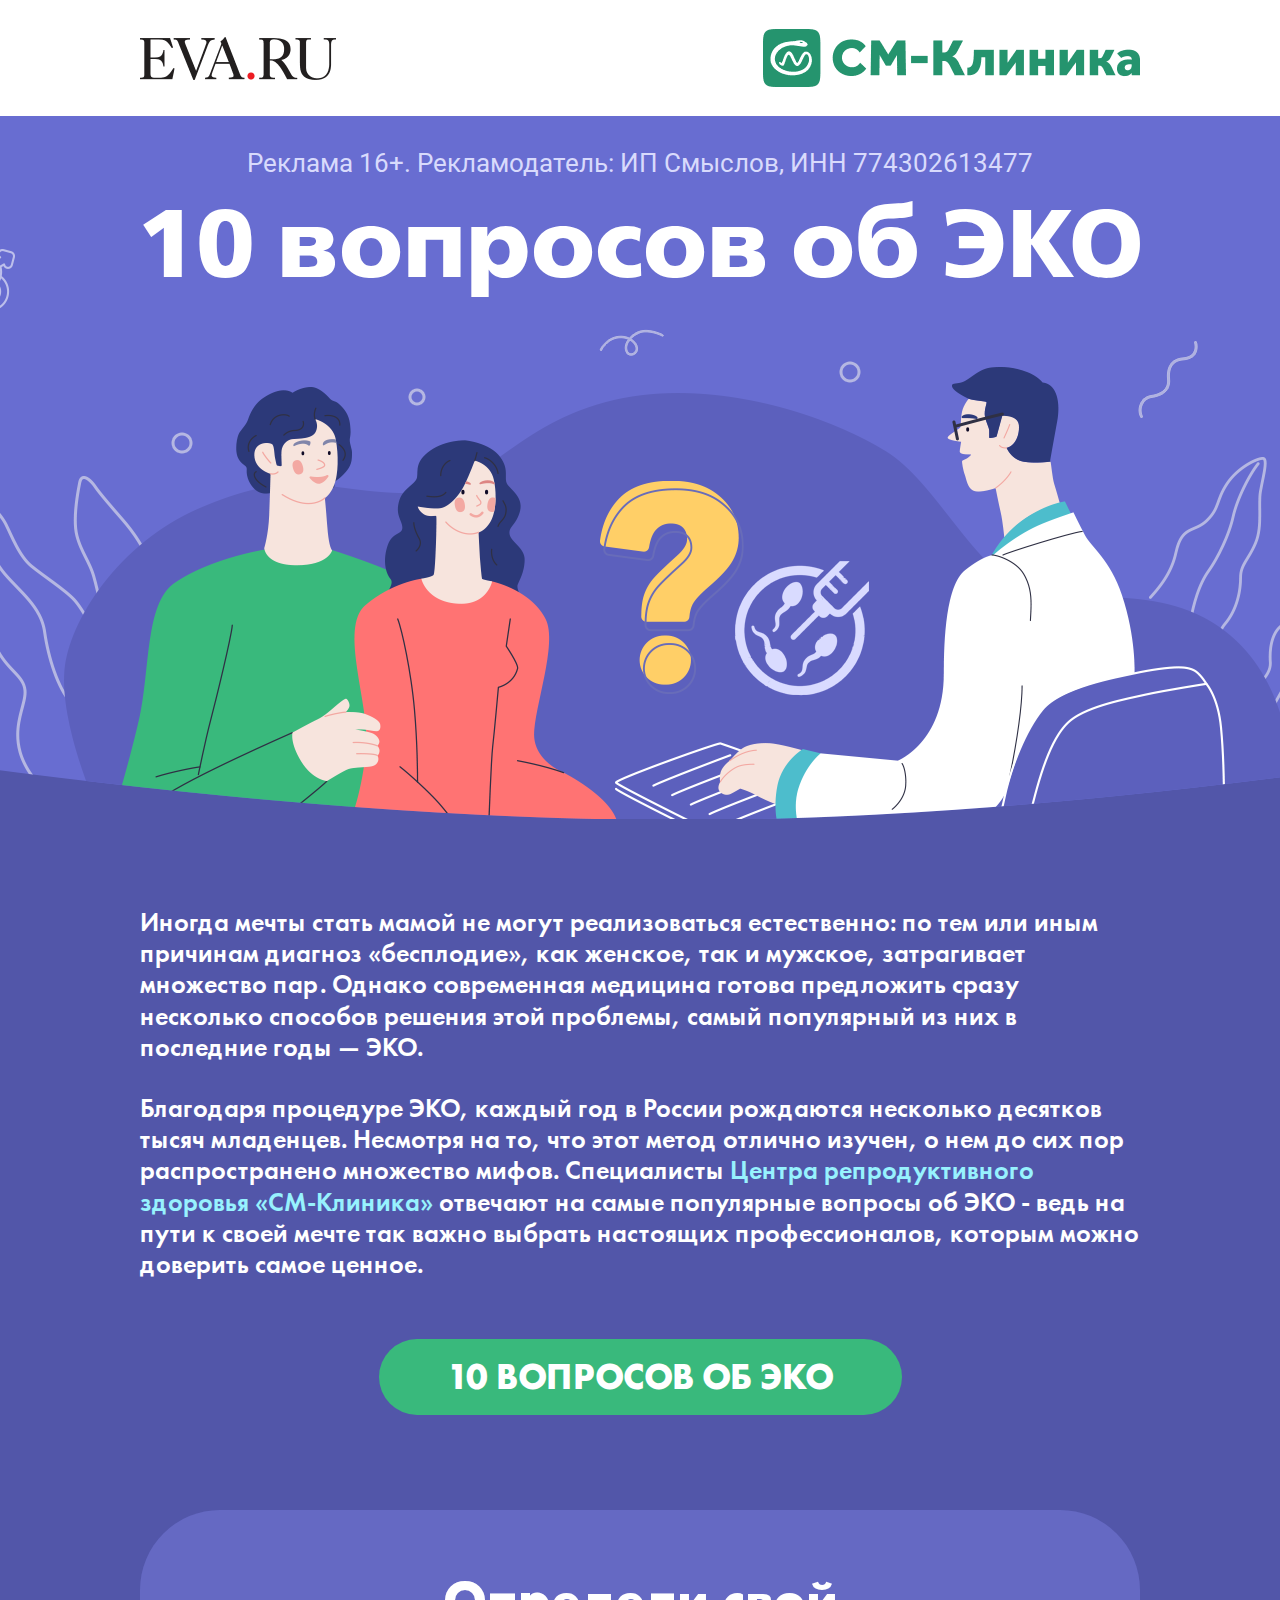
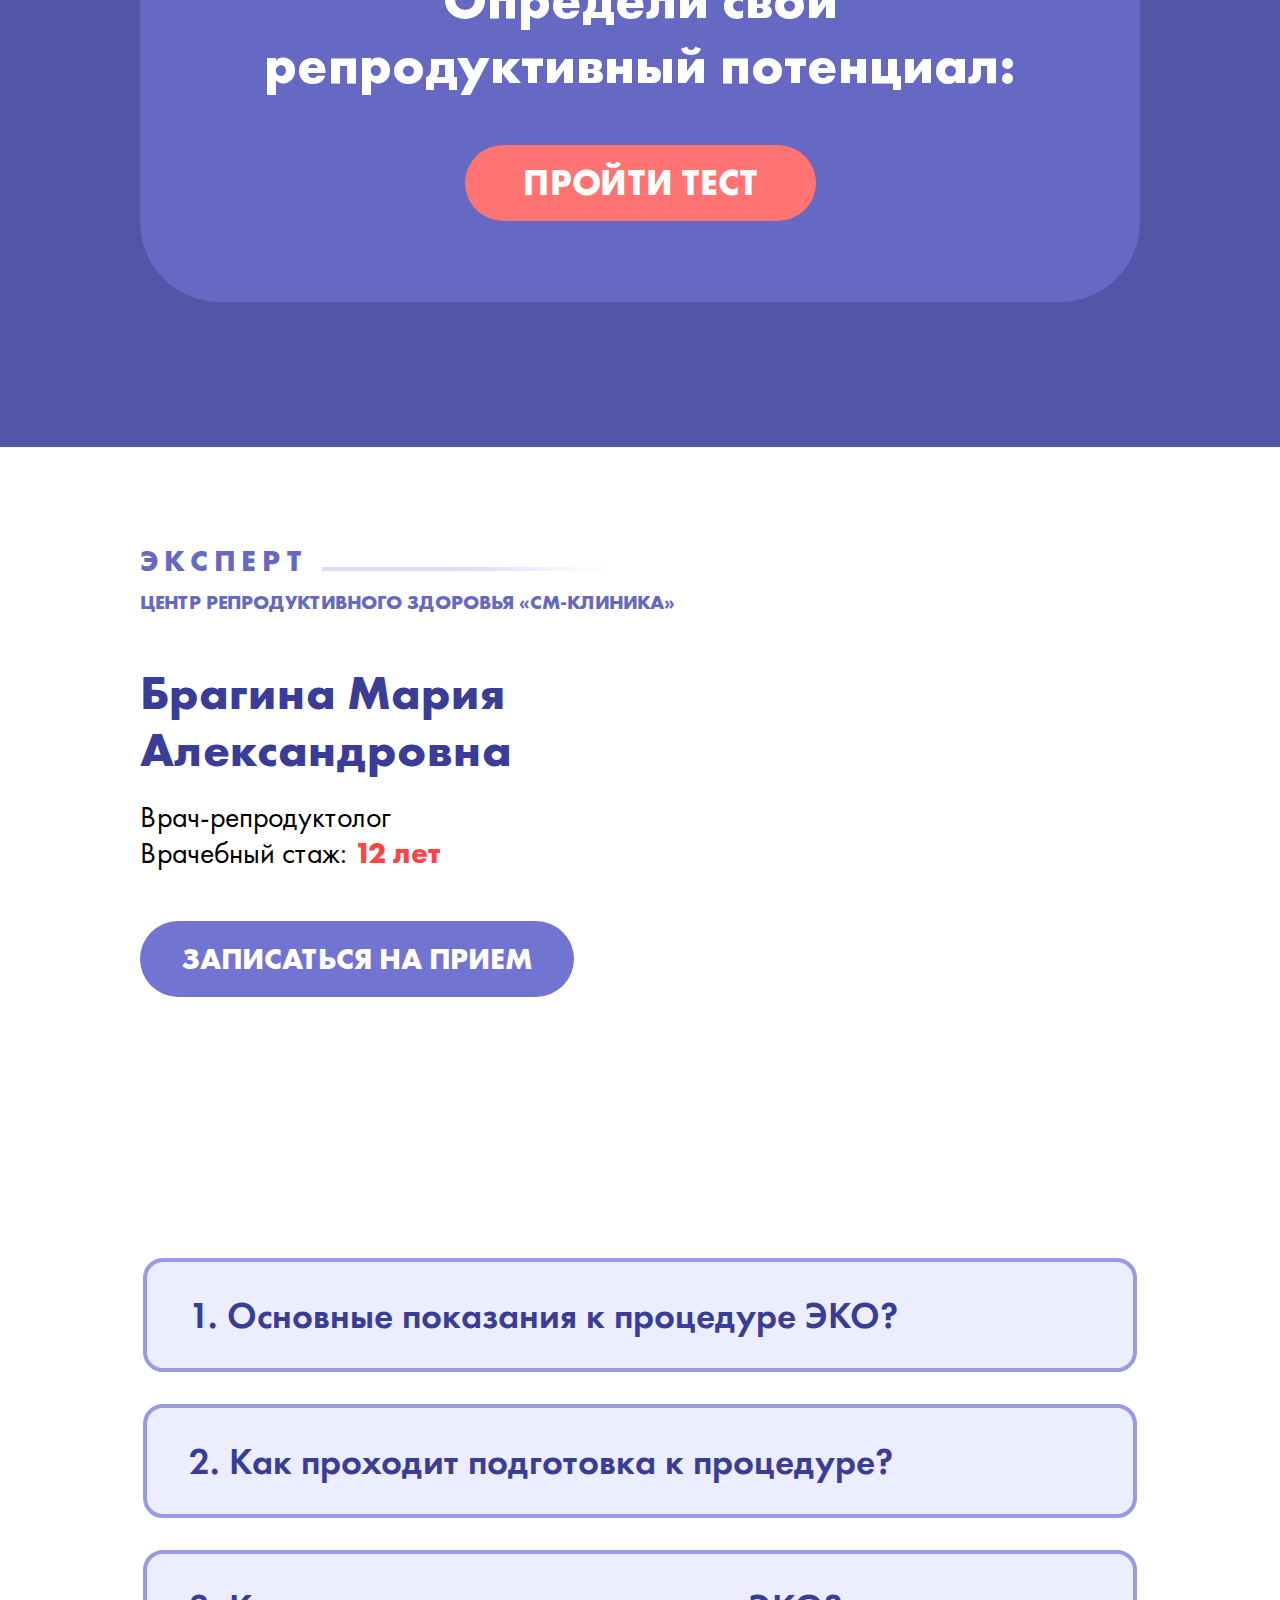
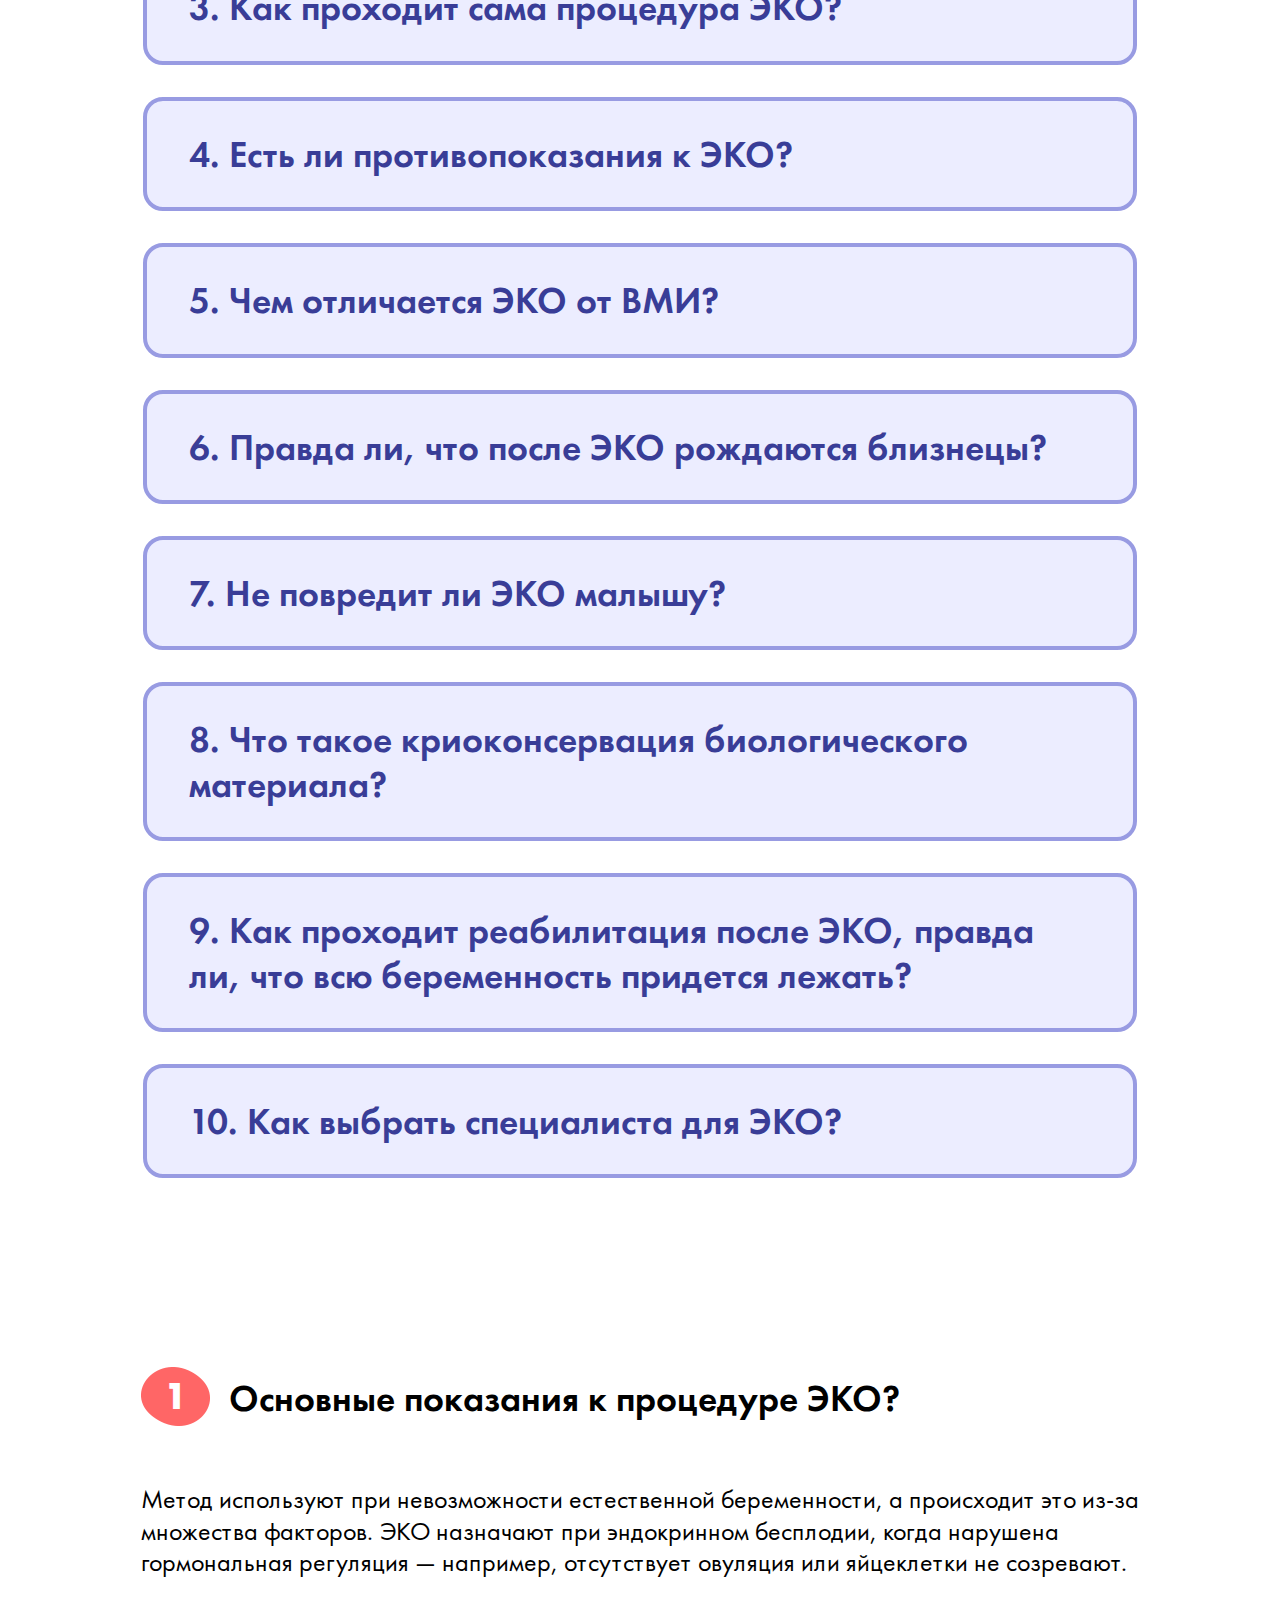
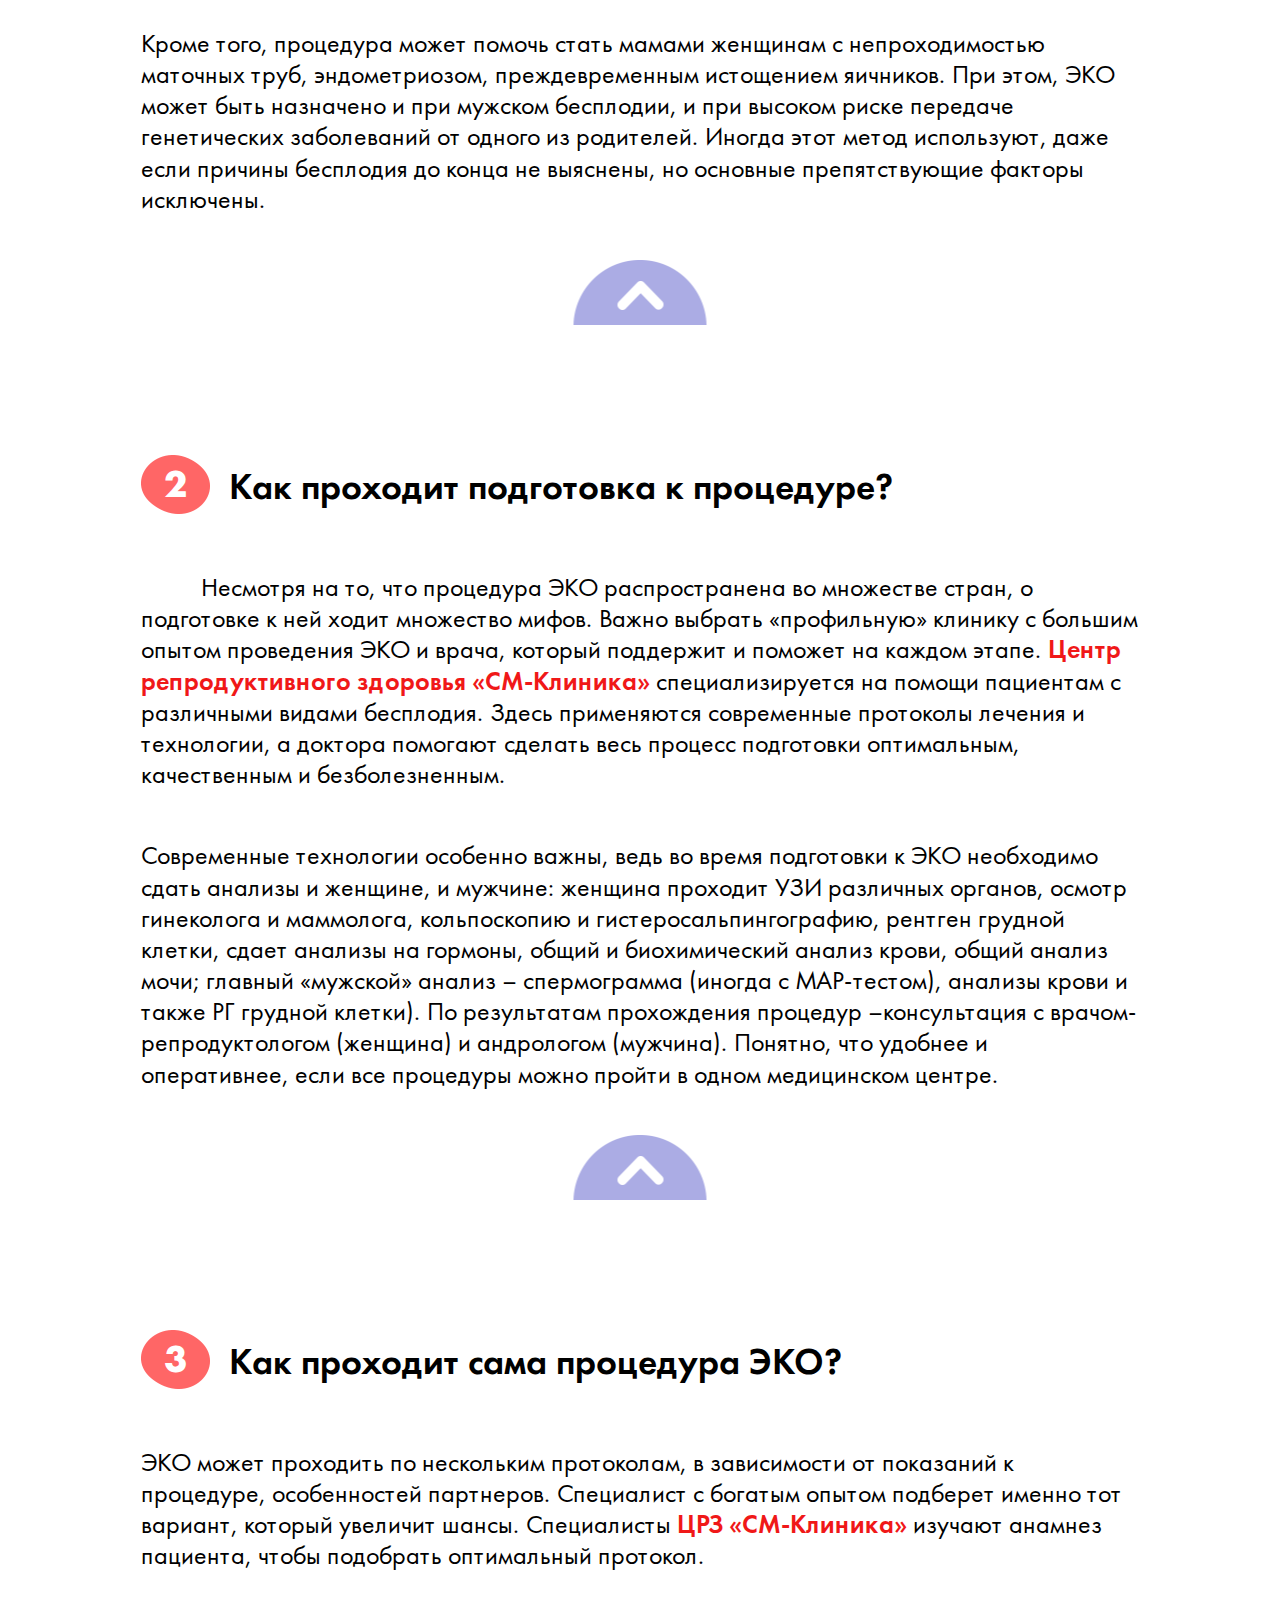
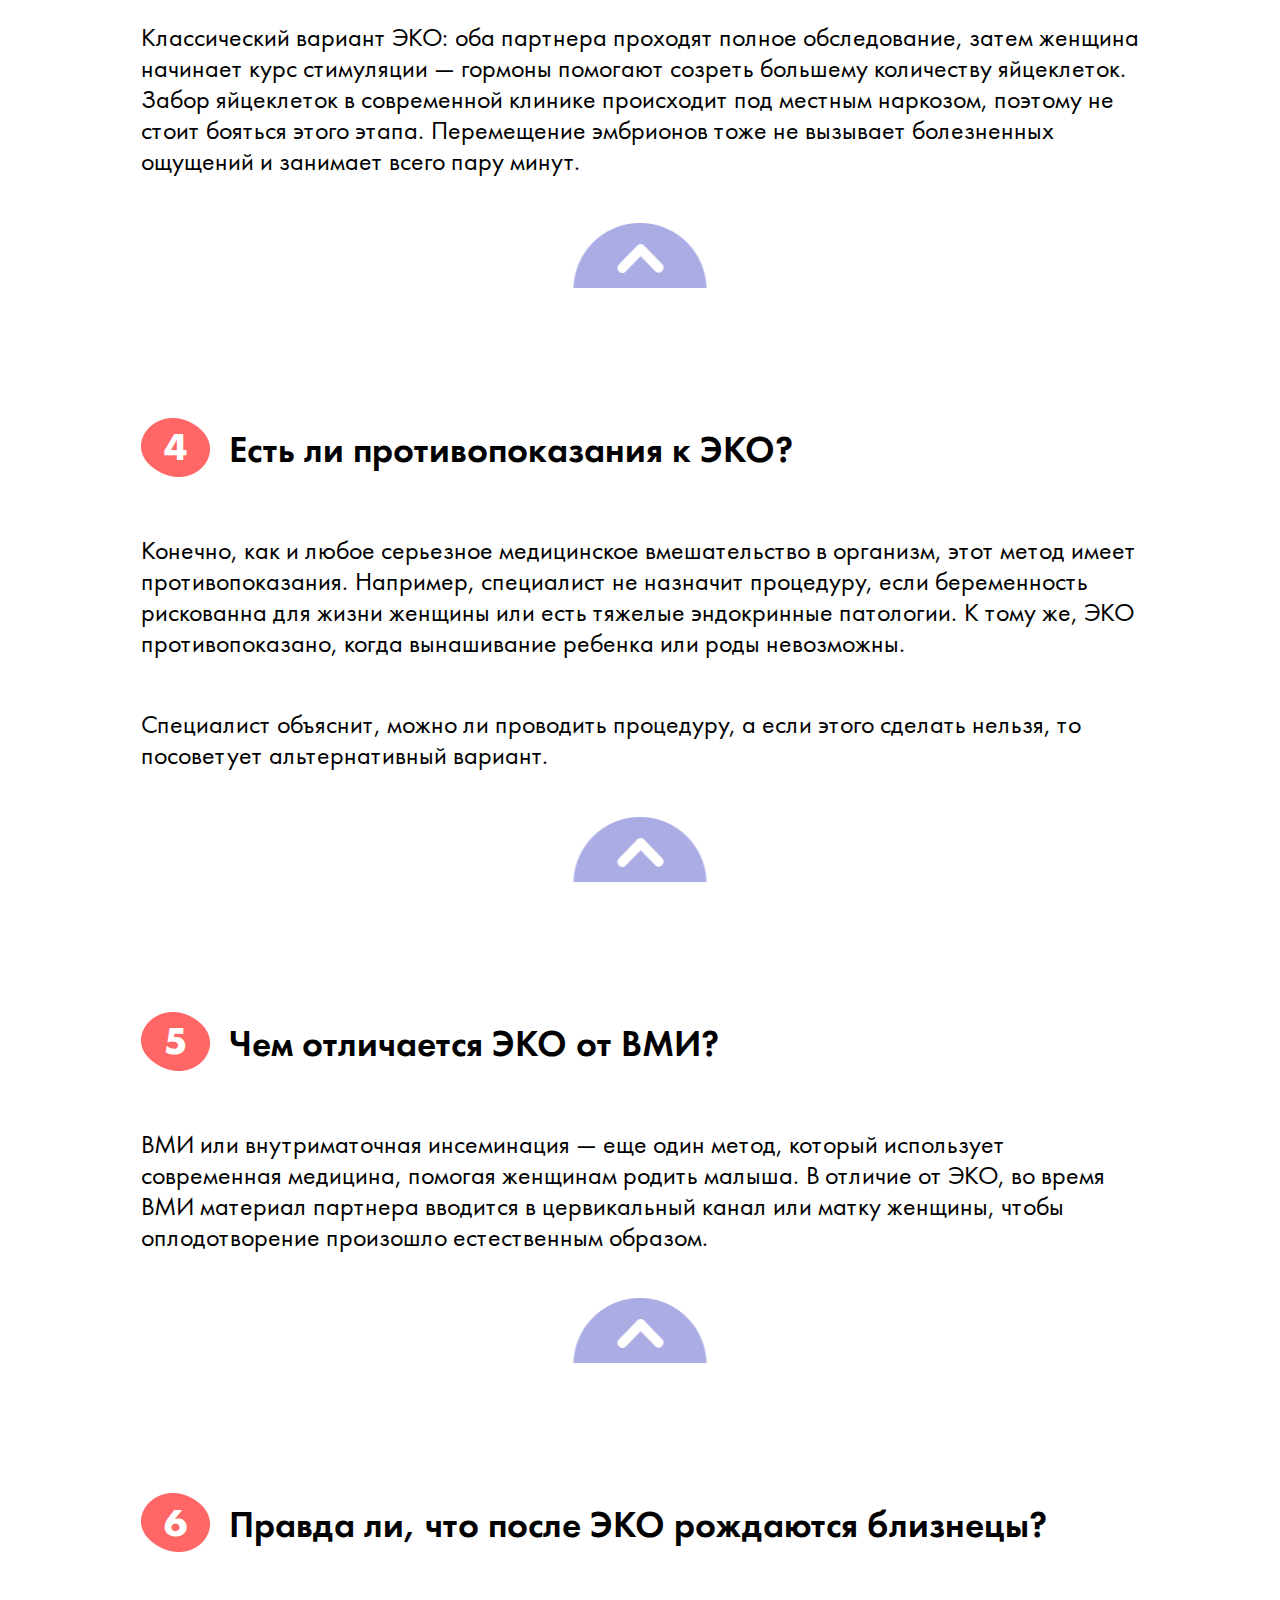
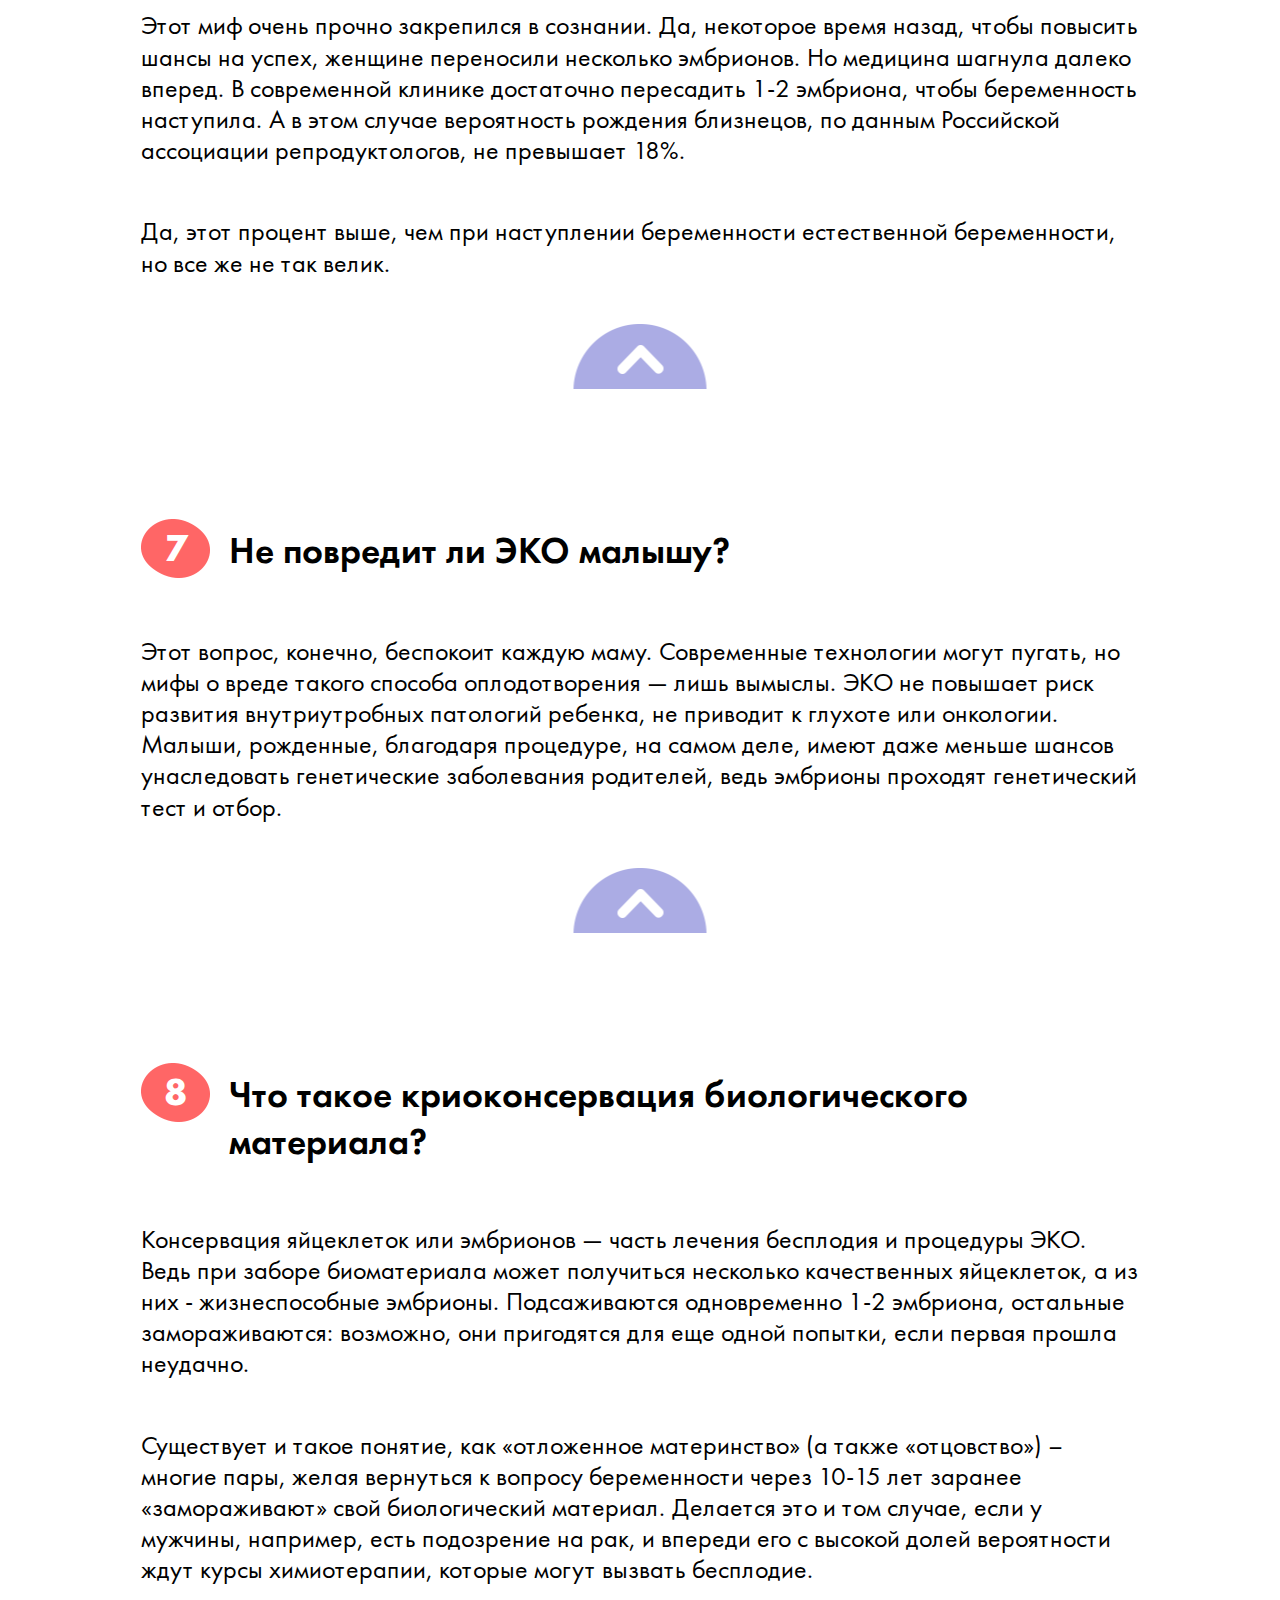
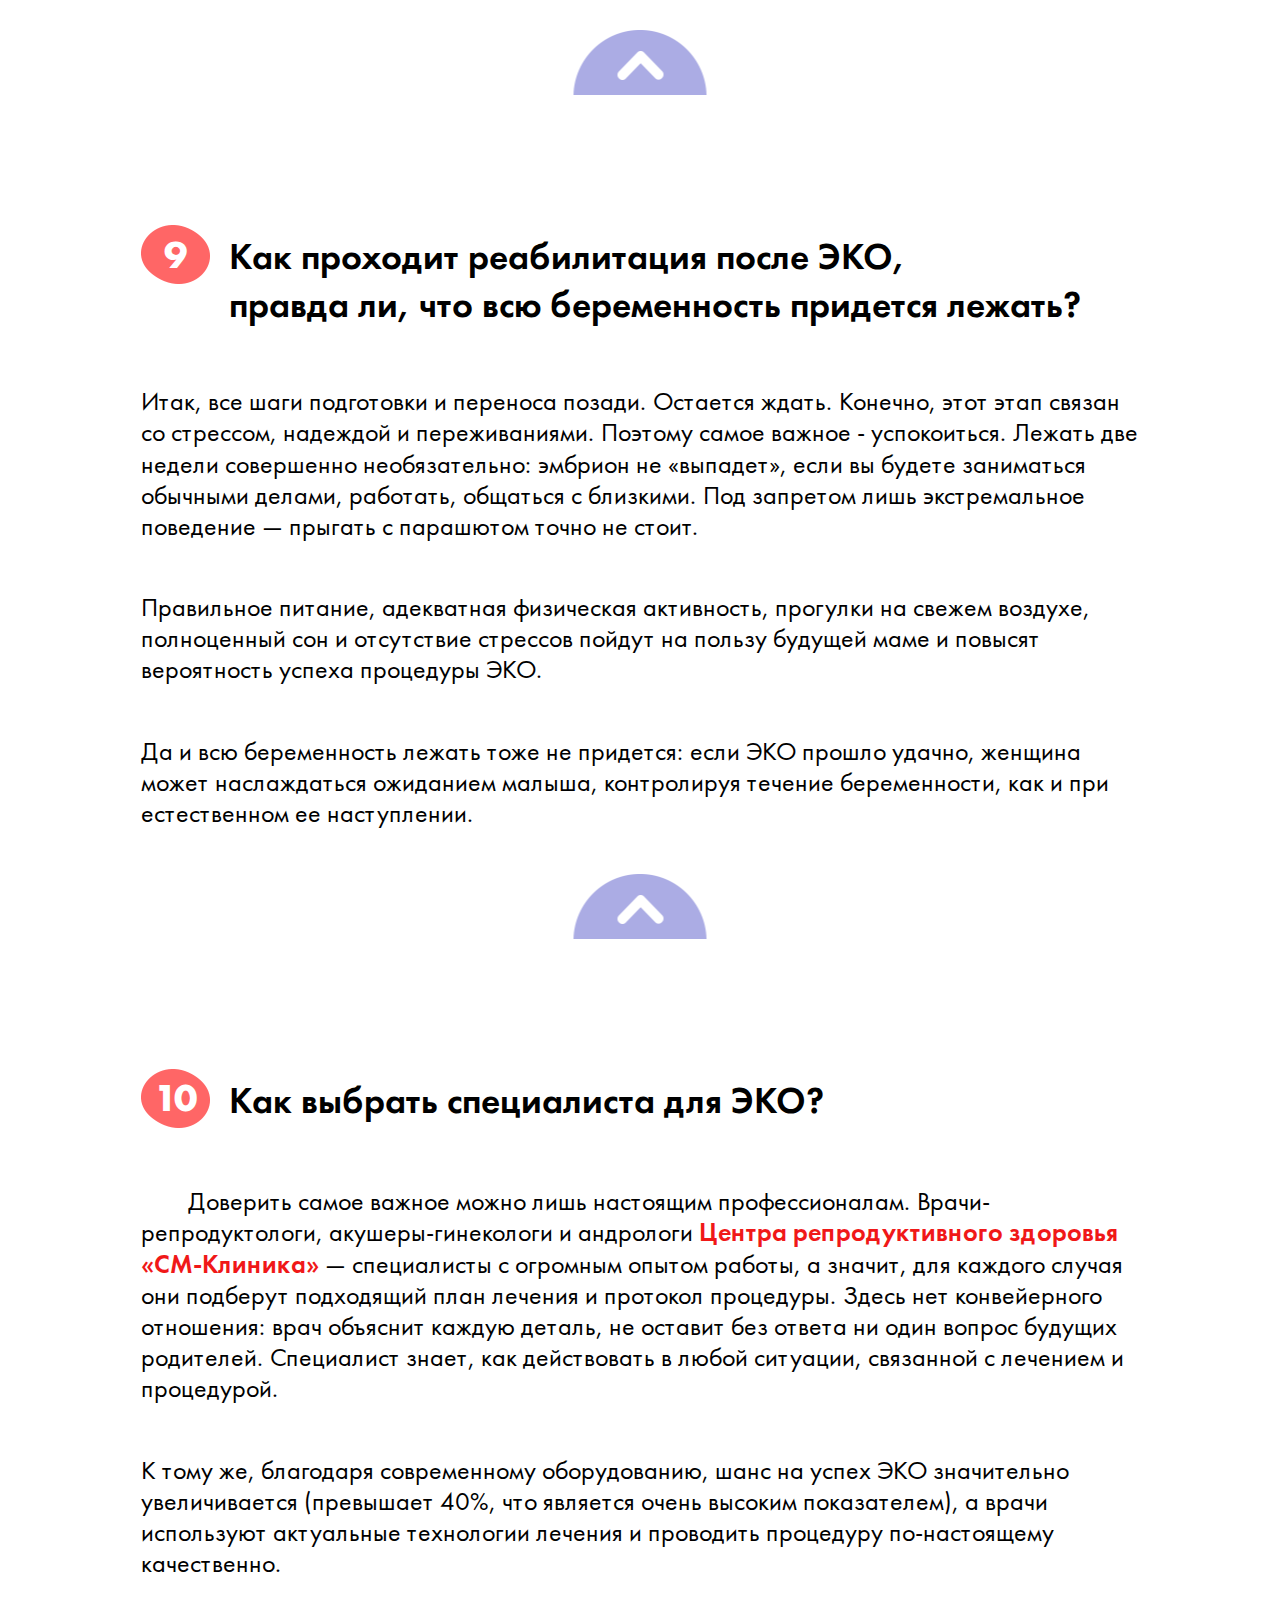
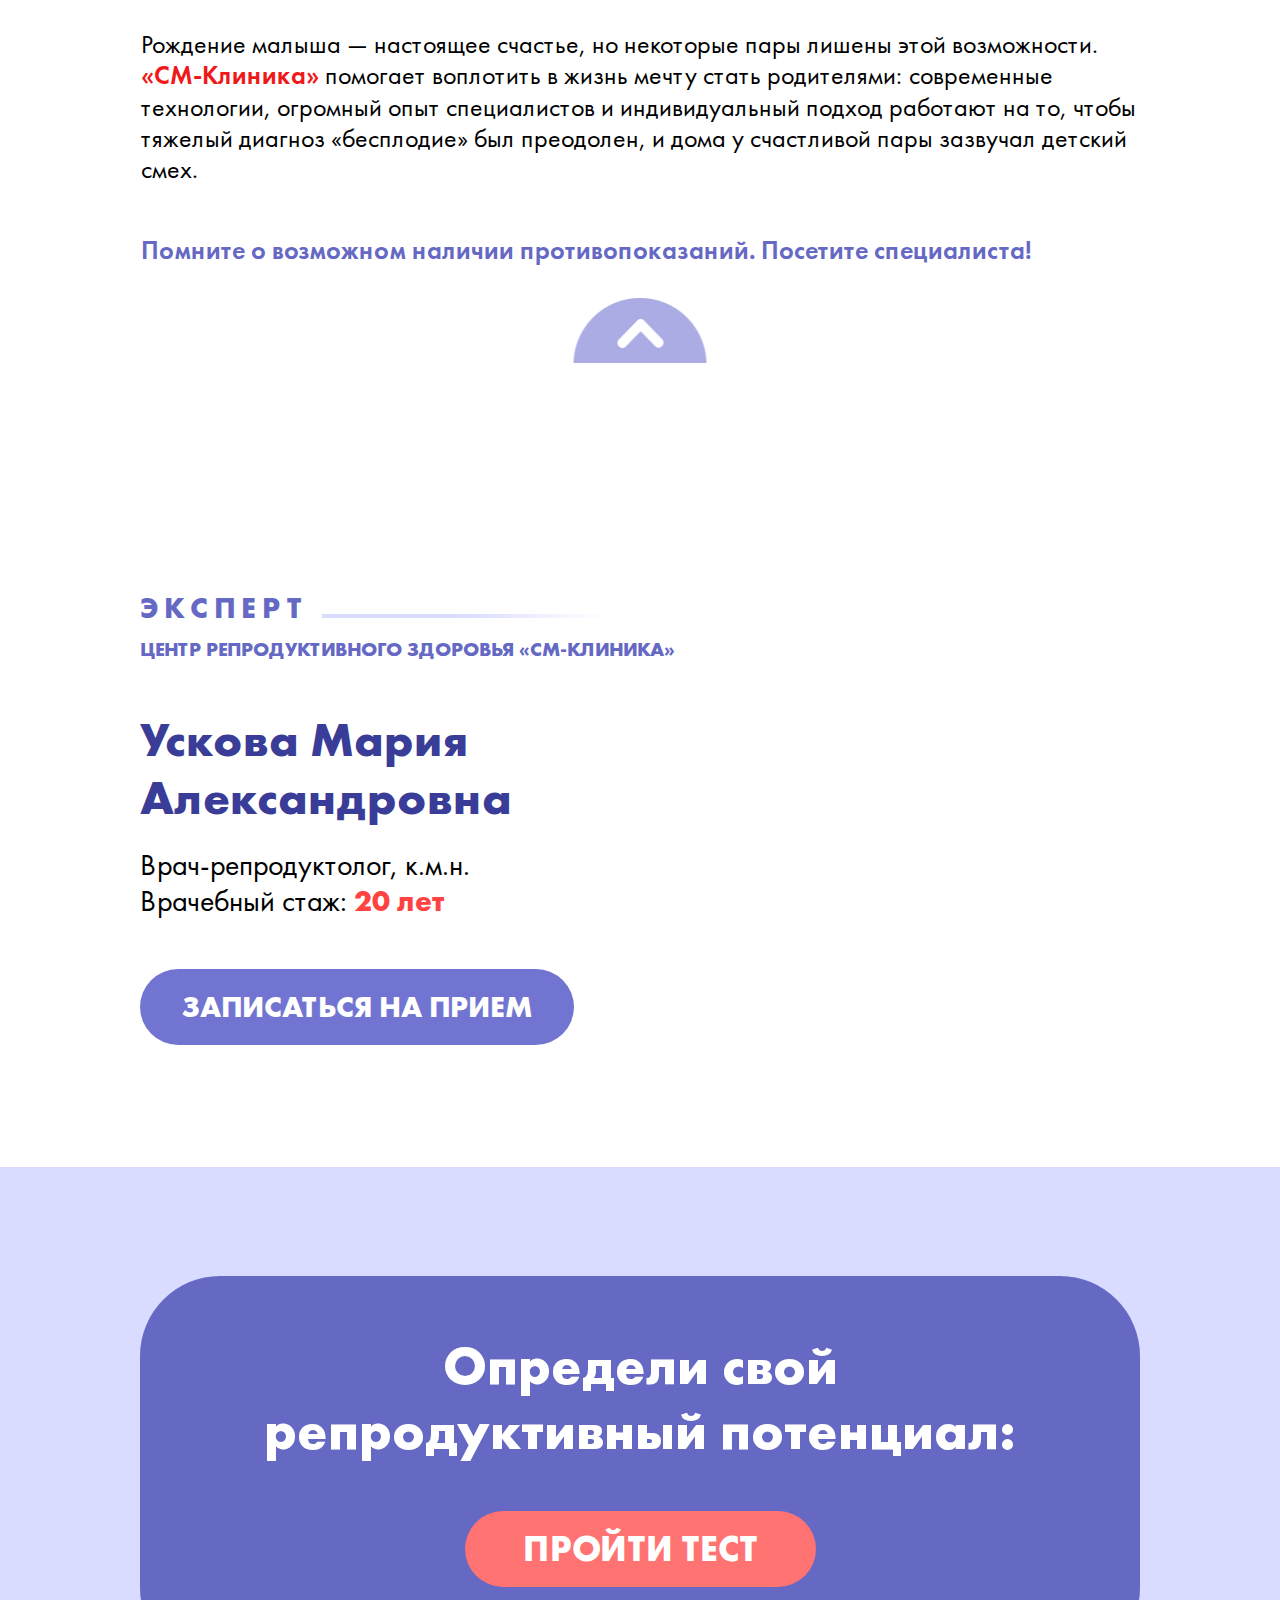
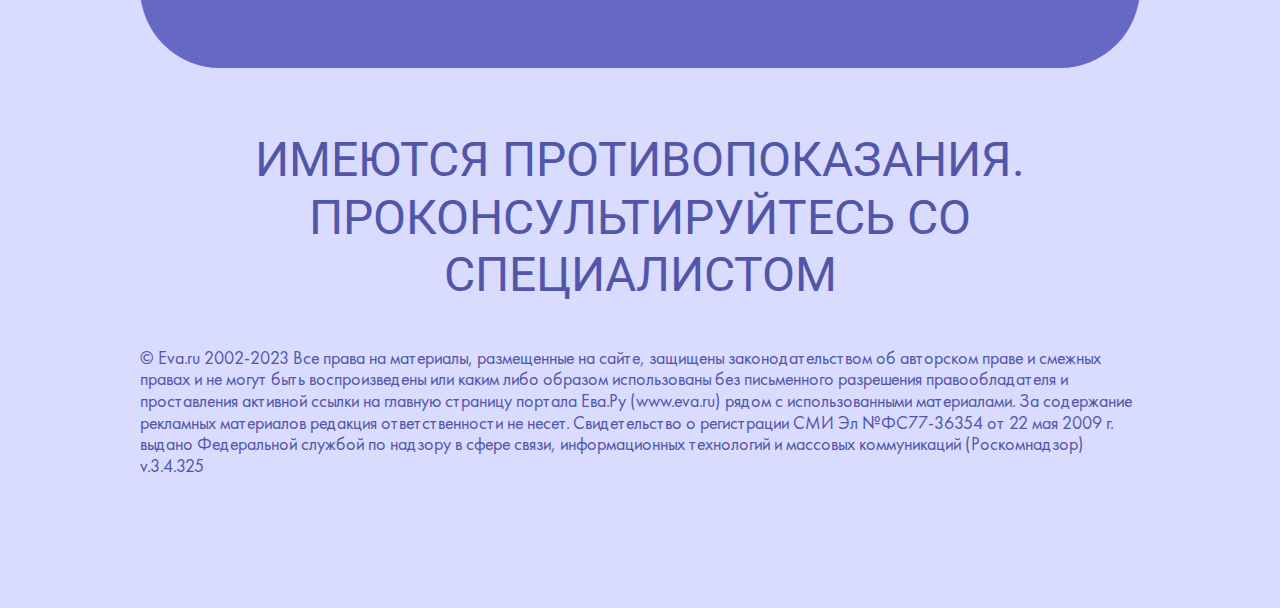
<file: index.html>
<!DOCTYPE html>
<html lang="ru">

<head>
	<meta http-equiv="Content-Type" content="text/html; charset=utf-8">

	<!-- Адаптирование страницы для мобильных устройств -->
	<meta name="viewport" content="width=device-width, initial-scale=1, maximum-scale=1">

	<!-- Запрет распознования номера телефона -->
	<meta name="format-detection" content="telephone=no">
	<meta name="SKYPE_TOOLBAR" content="SKYPE_TOOLBAR_PARSER_COMPATIBLE">

	<!-- Заголовок страницы -->
	<title>Заголовок страницы</title>

	<!-- Данное значение часто используют(использовали) поисковые системы -->
	<meta name="description" content="">
	<meta name="keywords" content="">

	<!-- Подключение шрифтов с гугла -->
	<link rel="preconnect" href="https://fonts.googleapis.com">
	<link rel="preconnect" href="https://fonts.gstatic.com" crossorigin>
	<link href="https://fonts.googleapis.com/css2?family=Roboto:wght@400;500&display=swap" rel="stylesheet">

	<!-- Подключение файлов стилей -->
	<link rel="stylesheet" href="css/styles.css">

	<link rel="stylesheet" href="css/response_1187.css" media="print, (max-width: 1187px)">
	<link rel="stylesheet" href="css/response_1023.css" media="print, (max-width: 1023px)">
	<link rel="stylesheet" href="css/response_767.css" media="print, (max-width: 767px)">
	<link rel="stylesheet" href="css/response_479.css" media="(max-width: 479px)">
</head>

<body>
	<div class="wrap eco">
		<div class="main">
			<header>
				<div class="cont">
					<div class="header_logo">
						<a href="https://eva.ru/" target="_blank">
							<img src="images/eva_logo.png" alt="">
						</a>
						<a href="https://www.smclinic.ru/" target="_blank">
							<img src="images/klinic_logo.png" alt="">
						</a>
					</div>
				</div>
			</header>


			<section class="first-screen">
				<div class="cont">
					<div class="first-screen_reklama">Реклама 16+. Рекламодатель: ИП Смыслов, ИНН 774302613477</div>
					<h1 class="first-screen_title">
						10 вопросов об <span>ЭКО</span>
					</h1>
				</div>
			</section>


			<section class="question">
				<div class="cont">
					<div class="question_text">
						<p>Иногда мечты стать мамой не могут реализоваться естественно: по тем или иным причинам диагноз
							«бесплодие», как женское, так и мужское, затрагивает множество пар. Однако современная
							медицина готова предложить сразу несколько способов решения этой проблемы, самый популярный
							из них в последние годы — ЭКО.</p>
						<p>Благодаря процедуре ЭКО, каждый год в России рождаются несколько десятков тысяч младенцев.
							Несмотря на то, что этот метод отлично изучен, о нем до сих пор распространено множество
							мифов. Специалисты <a href="https://www.sm-eko.ru/company/?utm_source=eva.ru&utm_medium=referral&utm_campaign=article_eco_tcentr_about" target="_blank">Центра репродуктивного здоровья «СМ-Клиника»</a> отвечают на
							самые популярные вопросы об ЭКО - ведь на пути к своей мечте так важно выбрать настоящих
							профессионалов, которым можно доверить самое ценное.</p>
					</div>
					<a href="#22" class="question_text-title scroll">10 вопросов об эко</a>
					<div class="question_text-box">
						<span>Определи свой <br>репродуктивный потенциал:</span>
						<div class="question_links">
							<a href="https://eva.ru/materials/test/eko" target="_blank">пройти тест</a>
						</div>
					</div>
				</div>
			</section>



			<section class="expert">
				<div class="cont">
					<div class="expert_box">
						<div class="expert_post">
							<span>Эксперт</span>
							<img src="images/line_bg.png" alt="">
						</div>
						<div class="expert_work">Центр репродуктивного здоровья «СМ-Клиника»</div>
						<a href="https://www.sm-eko.ru/doctors/bragina-mariya-aleksandrovna/?utm_source=eva.ru&utm_medium=referral&utm_campaign=article_reproductolog" class="expert_photo-mob" target="_blank">
							<img data-src="images/photo3.png" alt="" class="lozad">
						</a>
						<a href="https://www.sm-eko.ru/doctors/bragina-mariya-aleksandrovna/?utm_source=eva.ru&utm_medium=referral&utm_campaign=article_reproductolog" class="expert_name" target="_blank">Брагина Мария <br>Александровна</a>
						<div class="expert_doctor">Врач-репродуктолог</div>
						<div class="expert_experience">Врачебный стаж: <span>12 лет</span></div>
						<a target="_blank" href="https://www.sm-eko.ru/doctors/bragina-mariya-aleksandrovna/?utm_source=eva.ru&utm_medium=referral&utm_campaign=article_reproductolog" class="link">
							<span>Записаться на прием</span>
						</a>
					</div>
					<a href="https://www.sm-eko.ru/doctors/bragina-mariya-aleksandrovna/?utm_source=eva.ru&utm_medium=referral&utm_campaign=article_reproductolog" class="expert_photo" target="_blank">
						<img data-src="images/photo3.png" alt="" class="lozad">
					</a>
				</div>
			</section>



			<section class="describe">
				<div class="cont">
					<ul class="describe_list" id="22">
						<li><a href="#1" class="scroll" id="up">1. Основные показания к процедуре ЭКО?</a></li>
						<li><a href="#2" class="scroll">2. Как проходит подготовка к процедуре?</a></li>
						<li><a href="#3" class="scroll">3. Как проходит сама процедура ЭКО?</a></li>
						<li><a href="#4" class="scroll">4. Есть ли противопоказания к ЭКО?</a></li>
						<li><a href="#5" class="scroll">5. Чем отличается ЭКО от ВМИ?</a></li>
						<li><a href="#6" class="scroll">6. Правда ли, что после ЭКО рождаются близнецы?</a></li>
						<li><a href="#7" class="scroll">7. Не повредит ли ЭКО малышу?</a></li>
						<li><a href="#8" class="scroll">8. Что такое криоконсервация биологического материала?</a></li>
						<li><a href="#9" class="scroll">9. Как проходит реабилитация после ЭКО, правда ли, что всю
								беременность придется лежать?</a></li>
						<li><a href="#10" class="scroll">10. Как выбрать специалиста для ЭКО?</a></li>
					</ul>
					<div class="describe_items">
						<div class="describe_item" id="1">
							<h2>Основные показания к процедуре ЭКО?</h2>
							<img data-src="images/image11.png" alt="" class="lozad image1 fr">
							<p>Метод используют при невозможности естественной беременности, а происходит это из-за
								множества факторов. ЭКО назначают при эндокринном бесплодии, когда нарушена гормональная
								регуляция — например, отсутствует овуляция или яйцеклетки не созревают.</p>
							<p>Кроме того, процедура может помочь стать мамами женщинам с непроходимостью маточных труб,
								эндометриозом, преждевременным истощением яичников. При этом, ЭКО может быть назначено и
								при мужском бесплодии, и при высоком риске передаче генетических заболеваний от одного
								из родителей. Иногда этот метод используют, даже если причины бесплодия до конца не
								выяснены, но основные препятствующие факторы исключены.</p>
							<a class="scroll describe_button" href="#up">
								<img src="images/button2.png" alt="">
							</a>
						</div>
						<div class="describe_item" id="2">
							<h2>Как проходит подготовка к процедуре?</h2>
							<img data-src="images/image12.png" alt="" class="lozad image2 fl">
							<p>Несмотря на то, что процедура ЭКО распространена во множестве стран, о подготовке к ней
								ходит множество мифов. Важно выбрать «профильную» клинику с большим опытом проведения
								ЭКО и врача, который поддержит и поможет на каждом этапе. <a href="https://www.sm-eko.ru/company/?utm_source=eva.ru&utm_medium=referral&utm_campaign=article_eco_tcentr_about">Центр
									репродуктивного здоровья «СМ-Клиника»</a> специализируется на помощи пациентам с
								различными видами бесплодия. Здесь применяются современные протоколы лечения и
								технологии, а доктора помогают сделать весь процесс подготовки оптимальным, качественным
								и безболезненным.</p>
							<p>Современные технологии особенно важны, ведь во время подготовки к ЭКО необходимо сдать
								анализы и женщине, и мужчине: женщина проходит УЗИ различных органов, осмотр гинеколога
								и маммолога, кольпоскопию и гистеросальпингографию, рентген грудной клетки, сдает
								анализы на гормоны, общий и биохимический анализ крови, общий анализ мочи; главный
								«мужской» анализ – спермограмма (иногда с МАР-тестом), анализы крови и также РГ грудной
								клетки). По результатам прохождения процедур –консультация с врачом-репродуктологом
								(женщина) и андрологом (мужчина). Понятно, что удобнее и оперативнее, если все процедуры
								можно пройти в одном медицинском центре.</p>
							<a class="scroll describe_button" href="#up">
								<img src="images/button2.png" alt="">
							</a>
						</div>
						<div class="describe_item" id="3">
							<h2>Как проходит сама процедура ЭКО?</h2>
							<img data-src="images/image13.png" alt="" class="lozad image3 fr">
							<p>ЭКО может проходить по нескольким протоколам, в зависимости от показаний к процедуре,
								особенностей партнеров. Специалист с богатым опытом подберет именно тот вариант, который
								увеличит шансы. Специалисты <a href="https://www.sm-eko.ru/company/?utm_source=eva.ru&utm_medium=referral&utm_campaign=article_eco_tcentr_about">ЦРЗ «СМ-Клиника»</a> изучают анамнез пациента,
								чтобы подобрать оптимальный протокол.</p>
							<p>Классический вариант ЭКО: оба партнера проходят полное обследование, затем женщина
								начинает курс стимуляции — гормоны помогают созреть большему количеству яйцеклеток.
								Забор яйцеклеток в современной клинике происходит под местным наркозом, поэтому не стоит
								бояться этого этапа. Перемещение эмбрионов тоже не вызывает болезненных ощущений и
								занимает всего пару минут.</p>
							<a class="scroll describe_button" href="#up">
								<img src="images/button2.png" alt="">
							</a>
						</div>
						<div class="describe_item" id="4">
							<h2>Есть ли противопоказания к ЭКО?</h2>
							<img data-src="images/image14.png" alt="" class="lozad image4 fl">
							<p>Конечно, как и любое серьезное медицинское вмешательство в организм, этот метод имеет
								противопоказания. Например, специалист не назначит процедуру, если беременность
								рискованна для жизни женщины или есть тяжелые эндокринные патологии. К тому же, ЭКО
								противопоказано, когда вынашивание ребенка или роды невозможны.</p>
							<p>Специалист объяснит, можно ли проводить процедуру, а если этого сделать нельзя, то
								посоветует альтернативный вариант.</p>
							<a class="scroll describe_button" href="#up">
								<img src="images/button2.png" alt="">
							</a>
						</div>
						<div class="describe_item" id="5">
							<h2>Чем отличается ЭКО от ВМИ?</h2>
							<img data-src="images/image15.png" alt="" class="lozad image5 fr">
							<p>ВМИ или внутриматочная инсеминация — еще один метод, который использует современная
								медицина, помогая женщинам родить малыша. В отличие от ЭКО, во время ВМИ материал
								партнера вводится в цервикальный канал или матку женщины, чтобы оплодотворение произошло
								естественным образом.</p>
							<a class="scroll describe_button" href="#up">
								<img src="images/button2.png" alt="">
							</a>
						</div>
						<div class="describe_item" id="6">
							<h2>Правда ли, что после ЭКО рождаются близнецы?</h2>
							<img data-src="images/image16.png" alt="" class="lozad image6 fl">
							<p>Этот миф очень прочно закрепился в сознании. Да, некоторое время назад, чтобы повысить
								шансы на успех, женщине переносили несколько эмбрионов. Но медицина шагнула далеко
								вперед. В современной клинике достаточно пересадить 1-2 эмбриона, чтобы беременность
								наступила. А в этом случае вероятность рождения близнецов, по данным Российской
								ассоциации репродуктологов, не превышает 18%.</p>
							<p>Да, этот процент выше, чем при наступлении беременности естественной беременности, но все
								же не так велик.</p>
							<a class="scroll describe_button" href="#up">
								<img src="images/button2.png" alt="">
							</a>
						</div>
						<div class="describe_item" id="7">
							<h2>Не повредит ли ЭКО малышу?</h2>
							<img data-src="images/image17.png" alt="" class="lozad image7 fr">
							<p>Этот вопрос, конечно, беспокоит каждую маму. Современные технологии могут пугать, но мифы
								о вреде такого способа оплодотворения — лишь вымыслы. ЭКО не повышает риск развития
								внутриутробных патологий ребенка, не приводит к глухоте или онкологии. Малыши,
								рожденные, благодаря процедуре, на самом деле, имеют даже меньше шансов унаследовать
								генетические заболевания родителей, ведь эмбрионы проходят генетический тест и отбор.
							</p>
							<a class="scroll describe_button" href="#up">
								<img src="images/button2.png" alt="">
							</a>
						</div>
						<div class="describe_item" id="8">
							<h2>Что такое криоконсервация биологического материала?</h2>
							<img data-src="images/image18.png" alt="" class="lozad image8 fl">
							<p>Консервация яйцеклеток или эмбрионов — часть лечения бесплодия и процедуры ЭКО. Ведь при
								заборе биоматериала может получиться несколько качественных яйцеклеток, а из них -
								жизнеспособные эмбрионы. Подсаживаются одновременно 1-2 эмбриона, остальные
								замораживаются: возможно, они пригодятся для еще одной попытки, если первая прошла
								неудачно.</p>
							<p>Существует и такое понятие, как «отложенное материнство» (а также «отцовство») – многие
								пары, желая вернуться к вопросу беременности через 10-15 лет заранее «замораживают» свой
								биологический материал. Делается это и том случае, если у мужчины, например, есть
								подозрение на рак, и впереди его с высокой долей вероятности ждут курсы химиотерапии,
								которые могут вызвать бесплодие.</p>
							<a class="scroll describe_button" href="#up">
								<img src="images/button2.png" alt="">
							</a>
						</div>
						<div class="describe_item" id="9">
							<h2>Как проходит реабилитация после ЭКО,<br> правда ли, что всю беременность придется
								лежать?</h2>
							<img data-src="images/image19.png" alt="" class="lozad image9 fr">
							<p>Итак, все шаги подготовки и переноса позади. Остается ждать. Конечно, этот этап связан со
								стрессом, надеждой и переживаниями. Поэтому самое важное - успокоиться. Лежать две
								недели совершенно необязательно: эмбрион не «выпадет», если вы будете заниматься
								обычными делами, работать, общаться с близкими. Под запретом лишь экстремальное
								поведение — прыгать с парашютом точно не стоит.</p>
							<p>Правильное питание, адекватная физическая активность, прогулки на свежем воздухе,
								полноценный сон и отсутствие стрессов пойдут на пользу будущей маме и повысят
								вероятность успеха процедуры ЭКО.</p>
							<p>Да и всю беременность лежать тоже не придется: если ЭКО прошло удачно, женщина может
								наслаждаться ожиданием малыша, контролируя течение беременности, как и при естественном
								ее наступлении.</p>
							<a class="scroll describe_button" href="#up">
								<img src="images/button2.png" alt="">
							</a>
						</div>
						<div class="describe_item" id="10">
							<h2>Как выбрать специалиста для ЭКО?</h2>
							<img data-src="images/image20.png" alt="" class="lozad image10 fl">
							<p>Доверить самое важное можно лишь настоящим профессионалам. Врачи-репродуктологи,
								акушеры-гинекологи и андрологи <a href="https://www.sm-eko.ru/company/?utm_source=eva.ru&utm_medium=referral&utm_campaign=article_eco_tcentr_about">Центра репродуктивного здоровья
									«СМ-Клиника»</a> — специалисты с огромным опытом работы, а значит, для каждого
								случая они подберут подходящий план лечения и протокол процедуры. Здесь нет конвейерного
								отношения: врач объяснит каждую деталь, не оставит без ответа ни один вопрос будущих
								родителей. Специалист знает, как действовать в любой ситуации, связанной с лечением и
								процедурой.</p>
							<p>К тому же, благодаря современному оборудованию, шанс на успех ЭКО значительно
								увеличивается (превышает 40%, что является очень высоким показателем), а врачи
								используют актуальные технологии лечения и проводить процедуру по-настоящему
								качественно.</p>
							<p>Рождение малыша — настоящее счастье, но некоторые пары лишены этой возможности. <a
									href="https://www.sm-eko.ru/">«СМ-Клиника»</a> помогает воплотить в жизнь мечту стать родителями:
								современные технологии, огромный опыт специалистов и индивидуальный подход работают на
								то, чтобы тяжелый диагноз «бесплодие» был преодолен, и дома у счастливой пары зазвучал
								детский смех.</p>
							<div class="describe_item-warning">Помните о возможном наличии противопоказаний. Посетите
								специалиста!</div>
							<a class="scroll describe_button" href="#up">
								<img src="images/button2.png" alt="">
							</a>
						</div>
					</div>
				</div>
			</section>



			<section class="expert">
				<div class="cont">
					<div class="expert_box">
						<div class="expert_post">
							<span>Эксперт</span>
							<img src="images/line_bg.png" alt="">
						</div>
						<div class="expert_work">Центр репродуктивного здоровья «СМ-Клиника»</div>
						<a href="https://www.sm-eko.ru/doctors/uskova-mariya-aleksandrovna/?utm_source=eva.ru&utm_medium=referral&utm_campaign=article_reproductolog" class="expert_photo-mob" target="_blank">
							<img data-src="images/photo4.png" alt="" class="lozad">
						</a>
						<a href="https://www.sm-eko.ru/doctors/uskova-mariya-aleksandrovna/?utm_source=eva.ru&utm_medium=referral&utm_campaign=article_reproductolog" class="expert_name" target="_blank">Ускова Мария<br> Александровна</a>
						<div class="expert_doctor">Врач-репродуктолог, к.м.н.</div>
						<div class="expert_experience">Врачебный стаж: <span>20 лет</span></div>
						<a target="_blank" href="https://www.sm-eko.ru/doctors/uskova-mariya-aleksandrovna/?utm_source=eva.ru&utm_medium=referral&utm_campaign=article_reproductolog" class="link">
							<span>Записаться на прием</span>
						</a>
					</div>
					<a href="https://www.sm-eko.ru/doctors/uskova-mariya-aleksandrovna/?utm_source=eva.ru&utm_medium=referral&utm_campaign=article_reproductolog" class="expert_photo" target="_blank">
						<img data-src="images/photo4.png" alt="" class="lozad">
					</a>
				</div>
			</section>




			<section class="question question-bottom">
				<div class="cont">
					<div class="question_text-box">
						<span>Определи свой <br>репродуктивный потенциал:</span>
						<div class="question_links">
							<a href="https://eva.ru/materials/test/eko" target="_blank">пройти тест</a>
						</div>
					</div>
					<div class="foot-note">имеются противопоказания. проконсультируйтесь со<br> специалистом</div>
				</div>
			</section>

		</div>


		<footer>
			<div class="cont">
				<div class="footer_text">&copy; Eva.ru 2002-2023 Все права на материалы, размещенные на сайте, защищены
					законодательством об авторском праве и смежных правах и не могут быть воспроизведены или каким либо
					образом использованы без письменного разрешения правообладателя и проставления активной ссылки на
					главную страницу портала Ева.Ру (www.eva.ru) рядом с использованными материалами. За содержание
					рекламных материалов редакция ответственности не несет. Свидетельство о регистрации СМИ Эл
					№ФС77-36354 от 22 мая 2009 г. выдано Федеральной службой по надзору в сфере связи, информационных
					технологий и массовых коммуникаций (Роскомнадзор) v.3.4.325</div>
			</div>
		</footer>


		</section>



		<div class="overlay"></div>
	</div>



	<!-- Подключение javascript файлов -->
	<script src="js/jquery-3.5.0.min.js"></script>
	<script src="js/lozad.min.js"></script>
	<script src="js/functions.js"></script>
	<script src="js/scripts.js"></script>
</body>

</html>
</file>
<file: css/styles.css>
/* For old browsers */
@supports (not(--css: variables)) {
    .supports_error {
        display: flex !important;
    }
}

/* For IE */
@media screen and (-ms-high-contrast: active),
(-ms-high-contrast: none) {
    .supports_error {
        display: flex !important;
    }
}




@font-face {
    font-family: 'Futura';
    src: url('F../fonts/uturaPT-Book.eot');
    src: local('Futura PT Book'), local('FuturaPT-Book'),
        url('../fonts/FuturaPT-Book.eot?#iefix') format('embedded-opentype'),
        url('../fonts/FuturaPT-Book.woff') format('woff'),
        url('../fonts/FuturaPT-Book.ttf') format('truetype');
    font-weight: normal;
    font-style: normal;
}


@font-face {
    font-family: 'Futura';
    src: url('../fonts/FuturaPT-BookObl.eot');
    src: local('Futura PT Book Oblique'), local('FuturaPT-BookObl'),
        url('../fonts/FuturaPT-BookObl.eot?#iefix') format('embedded-opentype'),
        url('../fonts/FuturaPT-BookObl.woff2') format('woff2'),
        url('../fonts/FuturaPT-BookObl.woff') format('woff'),
        url('../fonts/FuturaPT-BookObl.ttf') format('truetype');
    font-weight: 400;
    font-style: italic;
}


@font-face {
    font-family: 'Futura';
    src: url('../fonts/FuturaPT-Demi.eot');
    src: local('Futura PT Demi'), local('FuturaPT-Demi'),
        url('../fonts/FuturaPT-Demi.eot?#iefix') format('embedded-opentype'),
        url('../fonts/FuturaPT-Demi.woff2') format('woff2'),
        url('../fonts/FuturaPT-Demi.woff') format('woff'),
        url('../fonts/FuturaPT-Demi.ttf') format('truetype');
    font-weight: 600;
    font-style: normal;
}


@font-face {
    font-family: 'Futura';
    src: url('../fonts/FuturaPT-Medium.eot');
    src: local('Futura PT Medium'), local('FuturaPT-Medium'),
        url('../fonts/FuturaPT-Medium.eot?#iefix') format('embedded-opentype'),
        url('../fonts/FuturaPT-Medium.woff') format('woff'),
        url('../fonts/FuturaPT-Medium.ttf') format('truetype');
    font-weight: 500;
    font-style: normal;
}


@font-face {
    font-family: 'Futura';
    src: url('../fonts/FuturaPT-Bold.eot');
    src: local('Futura PT Bold'), local('FuturaPT-Bold'),
        url('../fonts/FuturaPT-Bold.eot?#iefix') format('embedded-opentype'),
        url('../fonts/FuturaPT-Bold.woff') format('woff'),
        url('../fonts/FuturaPT-Bold.ttf') format('truetype');
    font-weight: bold;
    font-style: normal;
}



@font-face {
    font-family: 'FreeSet';
    src: url('../fonts/FreeSetBoldC.eot');
    src: local('FreeSetBoldC'),
        url('../fonts/FreeSetBoldC.woff2') format('woff2'),
        url('../fonts/FreeSetBoldC.woff') format('woff'),
        url('../fonts/FreeSetBoldC.ttf') format('truetype');
    font-weight: 700;
    font-style: normal;
}




/*------------------
    Reset styles
------------------*/
* {
    box-sizing: border-box;
    margin: 0;
    padding: 0;
}

*:before,
*:after {
    box-sizing: border-box;
}

html {
    -webkit-font-smoothing: antialiased;
    -moz-osx-font-smoothing: grayscale;
    -ms-text-size-adjust: 100%;
    -webkit-text-size-adjust: 100%;
}

body {
    margin: 0;

    -webkit-tap-highlight-color: transparent;
    -webkit-overflow-scrolling: touch;
    text-rendering: optimizeLegibility;
    text-decoration-skip: objects;
}

img {
    border-style: none;
}

textarea {
    overflow: auto;
}

input,
textarea,
input:active,
textarea:active,
button {
    margin: 0;

    -webkit-border-radius: 0;
    border-radius: 0;
    outline: none transparent !important;
    box-shadow: none;

    -webkit-appearance: none;
    appearance: none;
    -moz-outline: none !important;
}

input::-webkit-outer-spin-button,
input::-webkit-inner-spin-button {
    margin: 0;

    -webkit-appearance: none;
}

input[type=number] {
    -moz-appearance: textfield;
}

:focus {
    outline: 0;
}

:hover,
:active {
    -webkit-tap-highlight-color: rgba(0, 0, 0, 0);
    -webkit-touch-callout: none;
}


::-ms-clear {
    display: none;
}



/*-------------------
    Global styles
-------------------*/
:root {
    --scroll_width: 17px;
    --text_color: #000;
    --font_size: 26px;
    --font_size_title: 32px;
    --font-family: 'Futura';
}


::selection {
    color: #fff;
    background: #8FDBB7;
}

::-moz-selection {
    color: #fff;
    background: #8FDBB7;
}


.clear {
    clear: both;
}

.left {
    float: left;
}

.right {
    float: right;
}

html {
    height: 100%;
    min-height: -moz-available;
    min-height: -webkit-fill-available;
    min-height: fill-available;
}


body {
    height: 100%;
    min-height: -moz-available;
    min-height: -webkit-fill-available;
    min-height: fill-available;
    font-family: var(--font-family);
    font-weight: 400;
}


button {
    color: inherit;
    font-family: inherit;
    font-size: inherit;
    font-weight: inherit;
    line-height: inherit;
    display: inline-block;
    cursor: pointer;
    vertical-align: top;
    border: none;
    background: none;
}

.wrap {
    position: relative;
    display: flex;
    overflow: hidden;
    flex-direction: column;
    min-width: 360px;
    min-height: 100%;
}


.main {
    flex: 1 0 auto;
}


.cont {
    width: 100%;
    max-width: 1040px;
    margin: 0 auto;
    padding: 0 20px;
    position: relative;
}

.lozad {
    transition: opacity .5s linear;

    opacity: 0;
}

.lozad.loaded {
    opacity: 1;
}


.row {
    display: flex;
    justify-content: flex-start;
    align-items: flex-start;
    align-content: flex-start;
    flex-wrap: wrap;
}



.overlay {
    position: fixed;
    z-index: 100;
    top: 0;
    left: 0;
    display: none;
    width: 100%;
    height: 100%;
    opacity: .65;
    background: #000;
}



header {
    padding-top: 29px;
    margin-bottom: 24px;
    background: #fff;
}

.header_logo {
    display: flex;
    align-items: center;
    justify-content: space-between;
}

.first-screen .cont {
    max-width: 1269px;
}

.first-screen {
    background: url(../images/first-section_bg2.png), #5256a9;
    background-repeat: no-repeat;
    background-position: center;
    padding-top: 32px;
    height: 703px;
}

.first-screen_reklama {
    font-family: "Roboto";
    font-size: 26px;
    line-height: 1.2;
    font-weight: 400;
    color: #d8dafc;
    text-align: center;
}

.first-screen_title {
    font-family: 'FreeSet';
    font-size: 96px;
    line-height: 1.2;
    font-weight: 700;
    color: #ffffff;
    text-transform: lowercase;
    margin-top: 15px;
    margin-bottom: 58px;
    text-align: center;
}

.first-screen_title span {
    text-transform: uppercase;
}

.first-screen_img {
    margin-left: 40px;
}

.question {
    background: #5256a9;
    padding: 88px 0 145px;
}

.question_text {
    font-size: 26px;
    line-height: 1.2;
    color: #ffffff;
    font-weight: 600;
}

.question_text p {
    margin-bottom: 30px;
}

.question_text a {
    color: #97f2fe;
    text-decoration: none;
    white-space: inherit;
}

.question_text p:last-child {
    margin-bottom: 0px;
}

.question_text-title {
    margin: 59px auto 0;
    font-size: 36px;
    line-height: 76px;
    font-weight: 700;
    text-transform: uppercase;
    color: #ffffff;
    height: 76px;
    width: 523px;
    background-color: #39b97c;
    border-radius: 38px;
    text-align: center;
    display: block;
    text-decoration: none;
}

.question_text-box {
    margin-top: 95px;
    padding: 58px 70px 81px;
    background: #6569c3;
    border-radius: 80px;
    text-align: center;
}

.question_text-box span {
    font-size: 54px;
    line-height: 1.2;
    font-weight: 700;
    color: #ffffff;
}

.question_links a {
    margin: 47px auto 0;
    font-size: 36px;
    line-height: 76px;
    font-weight: 700;
    text-transform: uppercase;
    color: #ffffff;
    width: 351px;
    height: 76px;
    background-color: #ff7373;
    border-radius: 38px;
    text-decoration: none;
    display: block;
    text-align: center;
}





.expert {
    padding: 96px 0 84px;
}

.expert .cont {
    display: flex;
    justify-content: space-between;
}

.expert_box {
    width: calc(100% - 458px);
}

.expert_post {
    font-size: 30px;
    line-height: 1.2;
    font-weight: 700;
    text-transform: uppercase;
    letter-spacing: 0.2em;
    color: #6569c3;
    margin-bottom: 11px;
}

.expert_work {
    font-size: 20px;
    line-height: 1.2;
    font-weight: 700;
    text-transform: uppercase;
    color: #6569c3;
    margin-bottom: 50px;
}

.expert_name {
    font-size: 48px;
    line-height: 1.2;
    font-weight: 700;
    color: #393d97;
    text-decoration: none;
    margin-bottom: 20px;
    display: block;
}

.expert_doctor {
    font-size: 30px;
    line-height: 1.2;
    font-weight: 400;
    color: #000000;
}

.expert_experience {
    font-size: 30px;
    line-height: 1.2;
    font-weight: 400;
    color: #000000;
}

.expert_experience span {
    font-weight: 700;
    color: #ff4343;
}

.expert .link {
    margin-top: 50px;
    width: 434px;
    height: 76px;
    background-color: #7175d1;
    border-radius: 38px;
    font-size: 30px;
    line-height: 76px;
    font-weight: 700;
    text-transform: uppercase;
    color: #ffffff;
    display: block;
    text-align: center;
    text-decoration: none;
}

.expert_photo {
    width: 430px;
    height: 493px;
}

.expert_photo-mob {
    display: none;
}



.describe {
    padding-top: 138px;
    padding-bottom: 131px;
    background: url(../images/background_light.gif);
    background-repeat: repeat;
    background-position: center center;
    background-size: cover;
    background-attachment: fixed;
}

.describe .cont {
    max-width: 1240px;
}

.describe_list {
    list-style: none;
    padding-left: 103px;
    padding-right: 103px;
}

.describe_list li a {
    background-color: rgba(229, 230, 255, 0.72);
    border: 4px solid #989be2;
    border-radius: 20px;
    padding: 32px 68px 30px 42px;
    font-size: 37px;
    line-height: 1.2;
    font-weight: 600;
    color: #393d97;
    margin-bottom: 32px;
    text-decoration: none;
    display: block;
}

.describe_list li:last-child {
    margin-bottom: 0;
}

.image-mob {
    display: none;
}



.describe_items {
    margin-top: 131px;
    counter-reset: heading;
}

.describe_item {
    background: #ffffff;
    border-radius: 80px;
    padding: 66px 101px 60px;
    margin-bottom: 72px;
    position: relative;
}

.describe_item:last-child {
    margin-bottom: 0;
}

.describe_item h2 {
    display: flex;
    align-items: flex-start;
    font-family: var(--font-family);
    font-size: 37px;
    line-height: 1.28;
    font-weight: 600;
    color: #000000;
    position: relative;
    margin-bottom: 58px;
}

.describe_item h2:before {
    content: counter(heading)" ";
    counter-increment: heading;
    width: 69px;
    height: 59px;
    background: url(../images/title_bg2.png);
    background-size: cover;
    font-family: var(--font-family);
    font-size: 39px;
    line-height: 1.2;
    font-weight: 700;
    color: #ffffff;
    display: flex;
    align-items: center;
    justify-content: center;
    margin-right: 19px;
    margin-top: -8px;
    flex-shrink: 0;
}

.describe_item img.fr {
    float: right;
}

.describe_item img.fl {
    float: left;
}

.describe_item .image1 {
    margin-top: -50px;
}

.describe_item .image1.fr {
    margin-left: 34px;
}

.describe_item .image2.fl {
    margin-right: 60px;
    margin-top: 15px;
}

.describe_item .image4.fl {
    margin-right: 78px;
    margin-top: -5px;
}

.describe_item .image5.fr {
    margin-left: 40px;
    margin-top: -60px;
}

.describe_item .image6.fl {
    margin-right: 55px;
    margin-top: 0px;
}

.describe_item .image7.fr {
    margin-left: 50px;
    margin-top: 0px;
}

.describe_item .image8.fl {
    margin-right: 60px;
    margin-top: 0px;
}

.describe_item .image9.fr {
    margin-left: 18px;
    margin-top: -55px;
}

.describe_item .image10.fl {
    margin-right: 47px;
    margin-top: 15px;
}

.describe_item-warning {
    font-weight: 600;
    color: #6569c3;
    font-size: 26px;
    line-height: 1.2;
    margin-bottom: 37px;
}

.describe_item p {
    font-size: 26px;
    line-height: 1.2;
    font-weight: 400;
    color: #000000;
    margin-bottom: 50px;
}

.describe_item p:last-child {
    margin-bottom: 0px;
}

.describe_item p a {
    color: #f01818;
    text-decoration: none;
    font-weight: 600;
}

.describe_button {
    position: absolute;
    bottom: 0;
    left: 50%;
    transform: translateX(-50%);
    width: 133px;
    height: 65px;
    display: block;
}




.question-bottom {
    background: #d9dbff;
    padding-top: 109px;
    padding-bottom: 18px;
}

.question-bottom .question_text-box {
    margin-bottom: 63px;
    margin-top: 0;
}

.foot-note {
    font-family: "Roboto";
    font-size: 48px;
    line-height: 1.2;
    font-weight: 400;
    color: #5256a9;
    text-transform: uppercase;
    text-align: center;
}



footer {
    padding: 25px 0 132px;
    background: #d9dbff;
}

.footer_text {
    font-size: 18px;
    line-height: 1.2;
    font-weight: 400;
    color: #5256a9;
}
</file>
<file: css/response_1187.css>
@media print, (max-width: 1187px) {

    .first-screen_title {
        font-size: 90px;
    }

    






}
</file>
<file: css/response_1023.css>
@media print, (max-width: 1023px) {

    .first-screen_img {
        margin-left: 0;
    }
    .first-screen_img img {
        width: 100%;
    }
    .describe_list {
        padding-left: 0px;
        padding-right: 0px;
    }
    .describe_item {
        padding: 50px;
    }
    .describe_item h2 br {
        display: none;
    }
    .header_logo a:nth-child(1) img {
        width: auto;
    }
    .header_logo a:nth-child(2) img {
        width: auto;
    }
    header {
        padding-top: 24px;
        margin-bottom: 24px;
    }
    .first-screen {
        padding-top: 17px;
    }
    .first-screen_title {
        font-size: 101px;
        line-height: 105px;
        margin-top: 40px;
    }
    .question_text {
        font-size: 34px;
    }
    .question_text-title {
        font-size: 52px;
        line-height: 108px;
        height: 108px;
        width: 100%;
        max-width: 656px;
        border-radius: 54px;
    }
    .question_text-box span {
        font-size: 65px;
    }
    .question_text-box {
        margin-top: 70px;
        padding: 75px 58px 90px;
        border-radius: 80px;
    }
    .question_links a {
        margin: 47px auto 0;
        font-size: 52px;
        line-height: 108px;
        width: 100%;
        max-width: 472px;
        height: 108px;
        border-radius: 54px;
    }
    .question {
        padding: 28px 0 46px;
    }

    .expert {
        padding: 55px 0 84px;
    }
    .expert_photo-mob {
        display: block;
        width: 463px;
        height: 531px;
        margin: 0 auto;
    }
    .expert_photo-mob img {
        width: 100%;
        height: 100%;
    }
    .expert_photo {
        display: none;
    }
    .expert_post img {
        display: none;
    }
    .expert_post {
        font-size: 49px;
        line-height: 1.2;
        font-weight: 700;
        text-transform: uppercase;
        letter-spacing: 0.2em;
        margin-bottom: 10px;
        text-align: center;
    }
    .expert_work {
        font-size: 36px;
        line-height: 1.2;
        font-weight: 700;
        text-transform: uppercase;
        text-align: center;
        margin-bottom: 30px;
    }
    .expert_box {
        width: 100%;
    }
    .expert_name {
        margin-top: 15px;
        margin-bottom: 15px;
        font-size: 64px;
        text-align: center;
    }
    .expert_doctor {
        font-size: 42px;
        text-align: center;
    }
    .expert_experience {
        font-size: 42px;
        text-align: center;
    }
    .expert .link {
        margin: 44px auto 0;
        width: 100%;
        max-width: 650px;
        height: 111px;
        border-radius: 54px;
        font-size: 30px;
        line-height: 111px;
        font-size: 45px;
    }
    .cont {
        padding: 0 39px;
    }
    .describe {
        padding-top: 65px;
    }
    .describe_list li a {
        font-size: 34px;
        padding: 32px 20px 30px 42px;
        margin-bottom: 26px;
    }
    .describe_items {
        margin-top: 47px;
    }
    .describe_item {
        background: #ffffff;
        border-radius: 20px;
        padding: 81px 50px 60px;
        margin-bottom: 72px;
        position: relative;
        display: flex;
        flex-direction: column;
    }
    .describe_item img.fr,
    .describe_item img.fl {
        max-width: 100%;
        width: max-content;
        order: -1;
        margin-left: auto;
        margin-right: auto;
        margin: 0 auto 40px;
    } 
    .describe_item .image1.fr,
    .describe_item .image3.fr,
    .describe_item .image5.fr,
    .describe_item .image7.fr,
    .describe_item .image9.fr {
        margin-left: auto;
    }
    .describe_item .image2.fl,
    .describe_item .image4.fl,
    .describe_item .image6.fl,
    .describe_item .image8.fl,
    .describe_item .image10.fl {
        margin-right: auto;
    }
    .describe_item .image5.fr,
    .describe_item .image4.fl,
    .describe_item .image9.fr {
        margin-top: 0;
    }
    .describe_item img.fr {
        float: none;
    }
    .describe_item img.fl {
        float: none;
    }
    .describe_item h2:before {
        width: 101px;
        height: 87px;
        font-size: 62px;
        margin-right: 19px;
        margin-top: -18px;
    }
    .describe_item h2 {
        font-size: 36px;
        line-height: 1.2;
        margin-bottom: 20px;
    }
    .describe_item p {
        font-size: 26px;
        margin-bottom: 30px;
    }
    .foot-note {
        font-size: 48px;
    }

    .first-screen_title {
        font-size: 85px;
    }





}
</file>
<file: css/response_767.css>
@media print, (max-width: 767px) {

    .cont {
        padding: 0 20px;
    }
    .header_logo a:nth-child(1) img {
        width: 130px;
    }
    .header_logo a:nth-child(2) img {
        width: 210px;
    }
    .first-screen_reklama {
        font-size: 20px;
    }
    .first-screen_title {
        font-size: 66px;
        line-height: 1.2;
        margin-top: 30px;
    }
    .question_text {
        font-size: 24px;
    }
    .question_text p {
        margin-bottom: 25px;
    }
    .question_text-title {
        font-size: 24px;
        line-height: 47px;
        height: 47px;
        max-width: 456px;
        border-radius: 24px;
        margin: 25px auto 0;
    }
    .question_text-box {
        margin-top: 40px;
        padding: 50px 30px 50px;
        border-radius: 20px;
    }
    .question_text-box span {
        font-size: 35px;
    }
    .question_links a {
        font-size: 24px;
        line-height: 47px;
        height: 47px;
        max-width: 456px;
        border-radius: 24px;
        margin: 25px auto 0;
    }
    .expert_post {
        font-size: 32px;
    }
    .expert_work {
        font-size: 22px;
        margin-bottom: 16px;
    }
    .expert_photo-mob {
        width: 390px;
        height: 447px;
    }
    .expert_name {
        font-size: 34px;
    }
    .expert_doctor,
    .expert_experience {
        font-size: 25px;
    }
    .expert .link {
        font-size: 24px;
        line-height: 47px;
        height: 47px;
        max-width: 456px;
        border-radius: 24px;
        margin: 25px auto 0;
    }
    .expert {
        padding: 40px 0 40px;
    }
    .describe_list li a {
        font-size: 22px;
        padding: 16px 19px;
        margin-bottom: 17px;
    }
    .describe_item {
        padding: 30px 30px 60px;
        margin-bottom: 30px;
    }
    .describe_item h2 {
        font-size: 24px;
        margin-bottom: 25px;
    }
    .describe_item h2:before {
        width: 69px;
        height: 59px;
        font-size: 39px;
        margin-right: 13px;
        margin-top: -6px;
    }
    .describe_item p {
        font-size: 22px;
    }
    .describe_item p {
        margin-bottom: 25px;
    }
    .describe_item .image-mob {
        width: 60%;
        height: auto;
    }
    .image-mob {
        margin: 0 auto 25px;
    }
    .describe {
        padding-top: 40px;
        padding-bottom: 40px;
    }
    .describe_item-warning {
        font-size: 22px;
        margin-bottom: 32px;
    }
    .foot-note {
        font-size: 30px;
    }
    .question-bottom .question_text-box {
        margin-bottom: 40px;
    }
    .question {
        padding: 28px 0 28px;
    }

    .first-screen {
        background: url(../images/first-section_bg2-mob.png), #5256a9;
        background-repeat: no-repeat;
        background-position: center 0;
        background-size: cover;
        padding-top: 32px;
        height: 703px;
    }
    .question_text {
        font-size: 18px;
    }
    .question_text p {
        margin-bottom: 20px;
    }
    footer {
        padding: 25px 0 40px;
    }
    
    
    






  
}
</file>
<file: css/response_479.css>
@media (max-width: 479px) {

   .header_logo a:nth-child(1) img {
        width: 85px;
    }
    .header_logo a:nth-child(2) img {
        width: 164px;
    }
    .first-screen_reklama {
        font-size: 12px;
    }
    .first-screen_title {
        font-size: 44px;
        line-height: 1.2;
        margin-top: 25px;
    }
    .question_text {
        font-size: 15px;
    }
    .question_text-box span {
        font-size: 28px;
    }
    .question_text-box {
        padding: 40px 20px 40px;
    }
    .expert_photo-mob {
        width: 202px;
        height: 232px;
    }
    .expert_name {
        font-size: 28px;
        margin-top: 11px;
        margin-bottom: 20px;
    }
    .expert_post {
        font-size: 21px;
    }
    .expert_work {
        font-size: 21px;
    }
    .expert_doctor, 
    .expert_experience {
        font-size: 18px;
    }
    .describe_list li a {
        font-size: 18px;
        padding: 12px 15px;
        margin-bottom: 12px;
    }
    .describe_item h2:before {
        width: 38px;
        height: 32px;
        font-size: 24px;
        margin-right: 10px;
        margin-top: 0px;
    }
    .describe_item h2 {
        font-size: 23px;
        margin-bottom: 17px;
    }
    .describe_item p {
        margin-bottom: 20px;
    }
    .describe_item p {
        font-size: 18px;
    }
    .describe_item {
        padding: 25px 20px 45px;
        margin-bottom: 20px;
    }
    .foot-note {
        font-size: 26px;
    }
    .footer_text {
        font-size: 13px;
    }
    .question_text-title,
    .question_links a,
    .expert .link {
        font-size: 22px;
    }

    .first-screen {
        height: 505px;
    }
    footer {
        padding: 10px 0 30px;
    }
 
    .describe_button {
        bottom: 0px;
        width: 88px;
        height: 44px;
        object-fit: cover;
    }
    .describe_button img {
        width: 100%;
        height: 100%;
    }
    .describe_item-warning {
        font-size: 18px;
    }
    .describe_item img.fr, 
    .describe_item img.fl {
        margin-top: 20px;
    }
    .foot-note {
        font-size: 24px;
    }
    header {
        padding-top: 17px;
        margin-bottom: 17px;
    }



}
</file>
